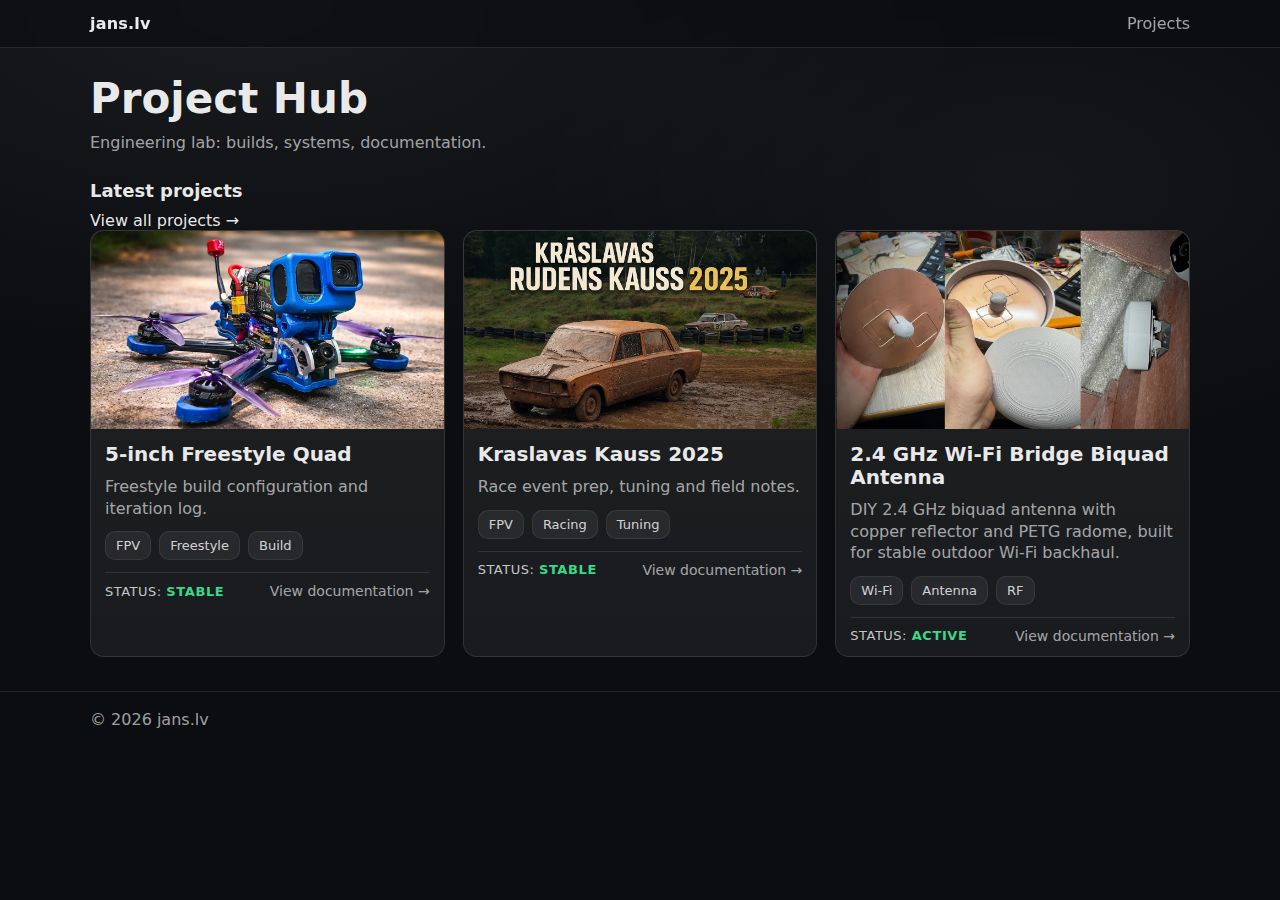
<file: index.html>
<!doctype html>
<html lang="en">
<head>
  <meta charset="utf-8" />
  <meta name="viewport" content="width=device-width, initial-scale=1" />
  <meta name="color-scheme" content="dark" />
  <title>jans.lv — Project Hub</title>
  <meta name="description" content="Personal engineering lab — projects, documentation, and systems." />

  <link rel="stylesheet" href="/assets/css/base.css" />
  <link rel="stylesheet" href="/assets/css/cards.css" />
</head>

<body>
  <header class="site-header">
    <div class="wrap">
      <a class="brand" href="/">jans.lv</a>
      <nav class="nav">
        <a href="/projects/">Projects</a>
      </nav>
    </div>
  </header>

  <main class="wrap">
    <section class="hero">
      <h1>Project Hub</h1>
      <p class="muted">Engineering lab: builds, systems, documentation.</p>
    </section>

    <section class="section">
      <div class="section-head">
        <h2>Latest projects</h2>
        <a class="link" href="/projects/">View all projects →</a>
      </div>

      <div id="latestGrid" class="grid" aria-live="polite"></div>

      <noscript><p class="muted">Enable JavaScript to see projects.</p></noscript>
    </section>
  </main>

  <footer class="site-footer">
    <div class="wrap">
      <span class="muted">© <span id="year"></span> jans.lv</span>
    </div>
  </footer>

  <script>document.getElementById("year").textContent = new Date().getFullYear();</script>
  <script type="module" src="/assets/js/home-latest.js"></script>
</body>
</html>
</file>
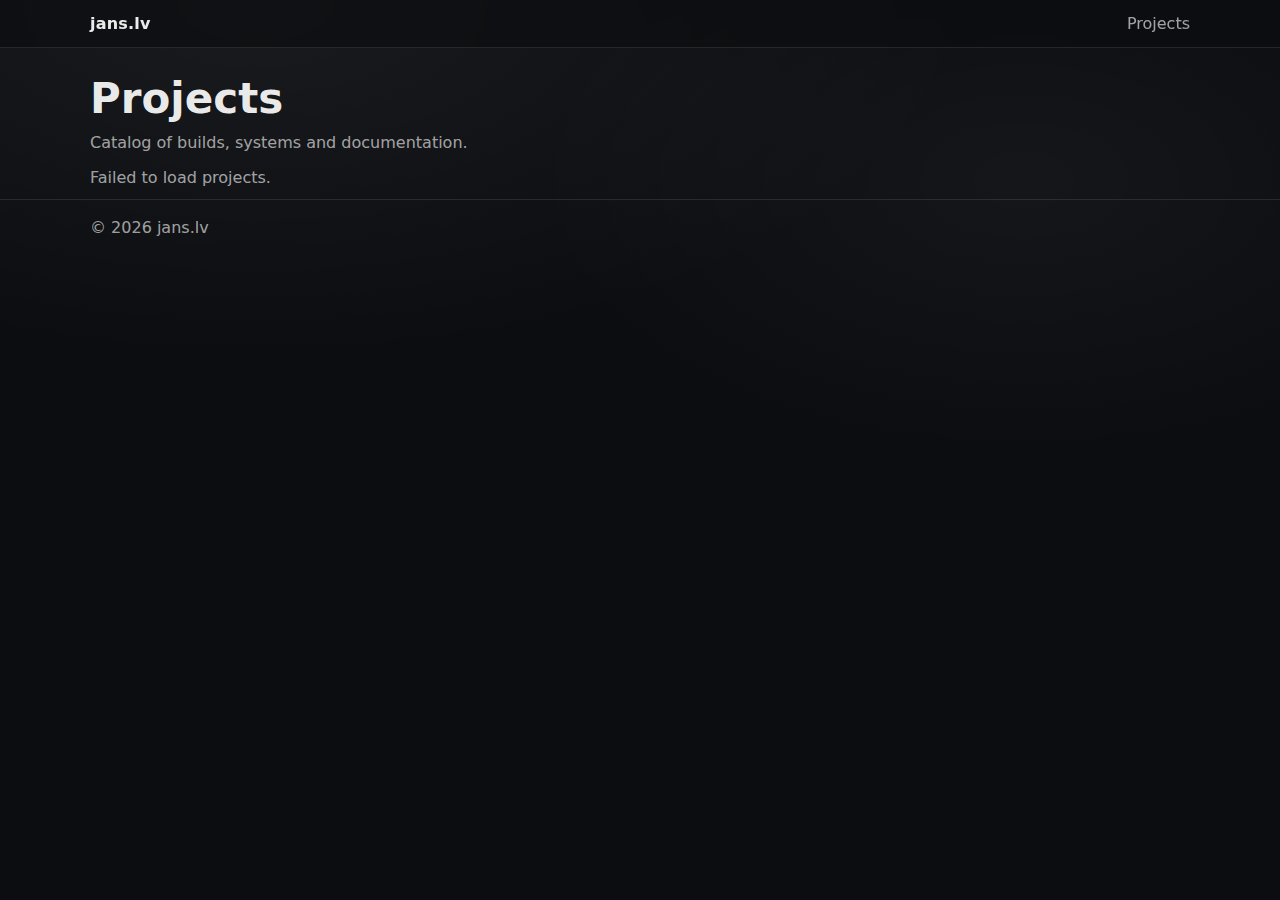
<file: projects/index.html>
<!doctype html>
<html lang="en">
<head>
  <meta charset="utf-8" />
  <meta name="viewport" content="width=device-width, initial-scale=1" />
  <meta name="color-scheme" content="dark" />
  <title>Projects — jans.lv</title>
  <meta name="description" content="All projects — engineering builds, systems, documentation." />

  <link rel="stylesheet" href="/assets/css/base.css" />
  <link rel="stylesheet" href="/assets/css/cards.css" />
  <link rel="stylesheet" href="/assets/css/projects.css" />
</head>

<body>
  <header class="site-header">
    <div class="wrap">
      <a class="brand" href="/">jans.lv</a>
      <nav class="nav">
        <a href="/projects/">Projects</a>
      </nav>
    </div>
  </header>

  <main class="wrap">
    <section class="hero">
      <h1>Projects</h1>
      <p class="muted">Catalog of builds, systems and documentation.</p>
      </div>
      <div id="projectsGrid" class="grid" aria-live="polite"></div>
    </section>
  </main>

  <footer class="site-footer">
    <div class="wrap">
      <span class="muted">© <span id="year"></span> jans.lv</span>
    </div>
  </footer>

  <script>document.getElementById("year").textContent = new Date().getFullYear();</script>
  <script type="module" src="/assets/js/projects-index.js"></script>
</body>
</html>
</file>
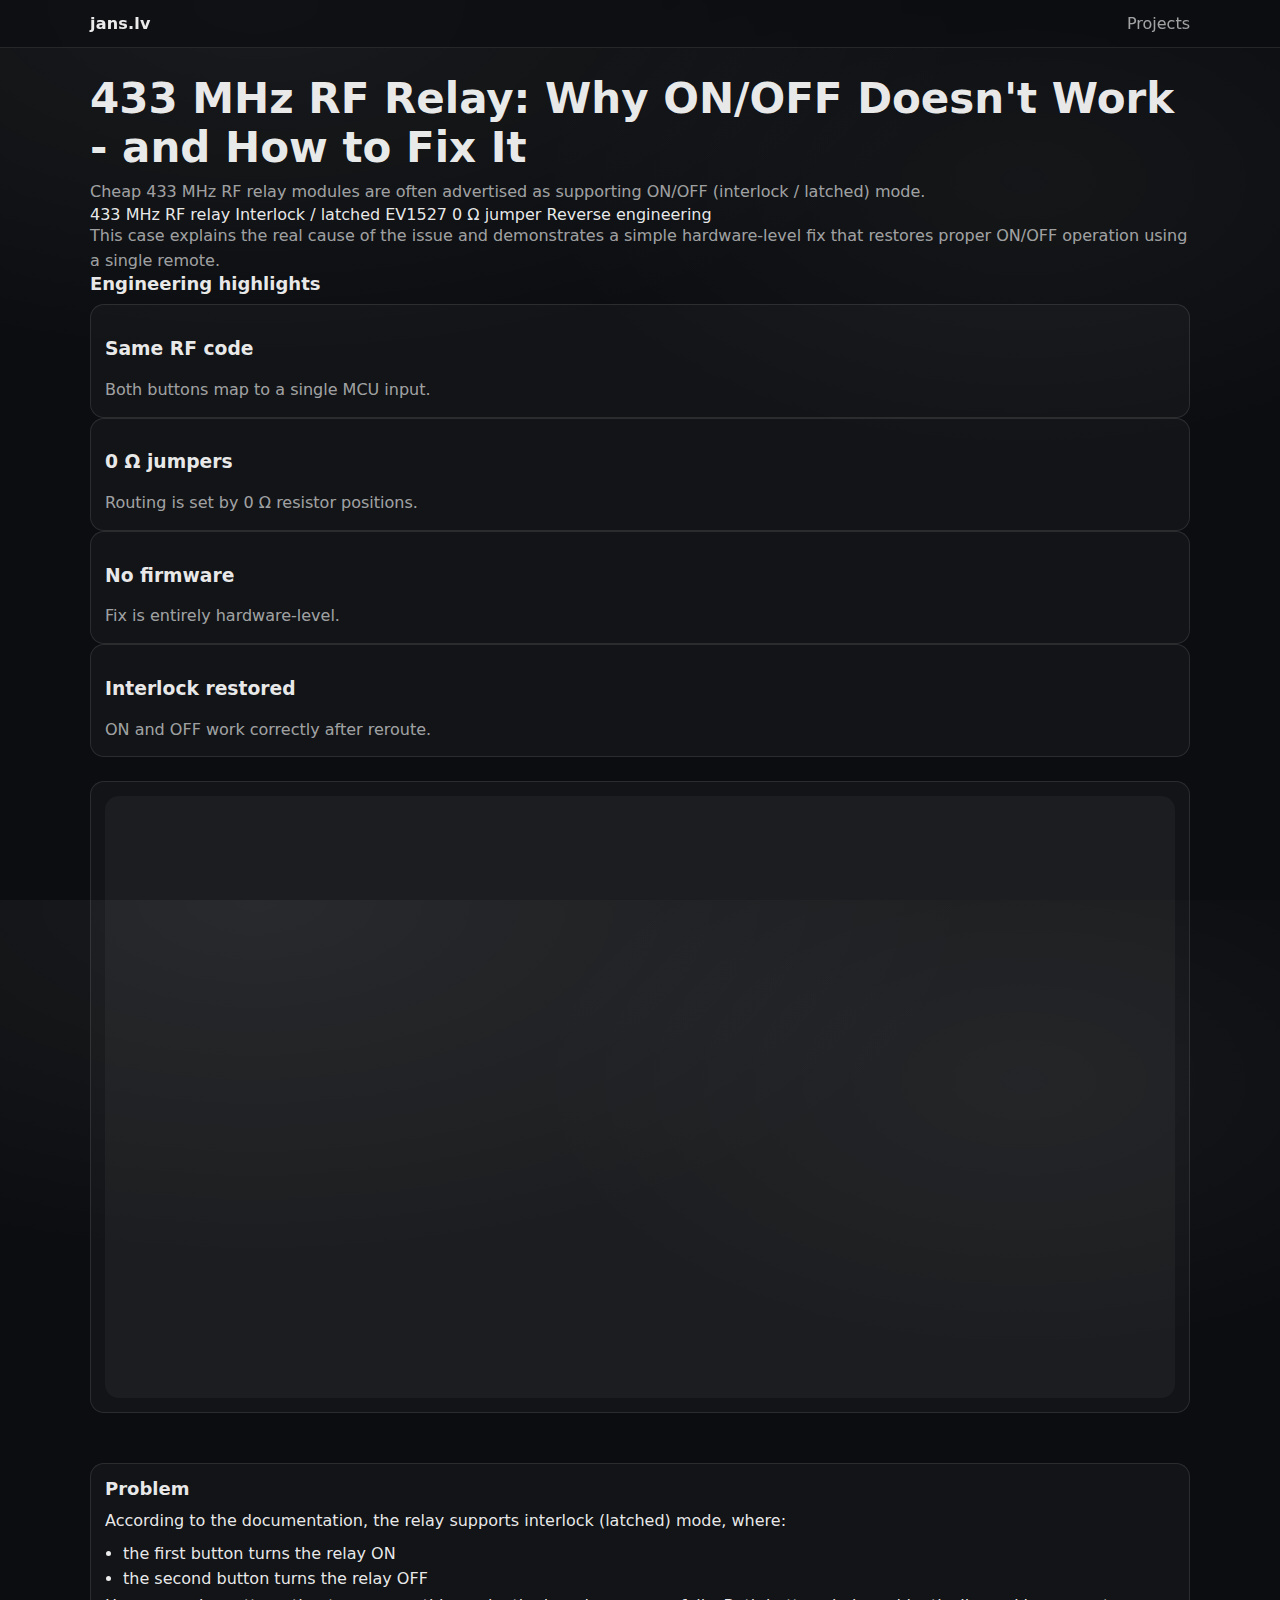
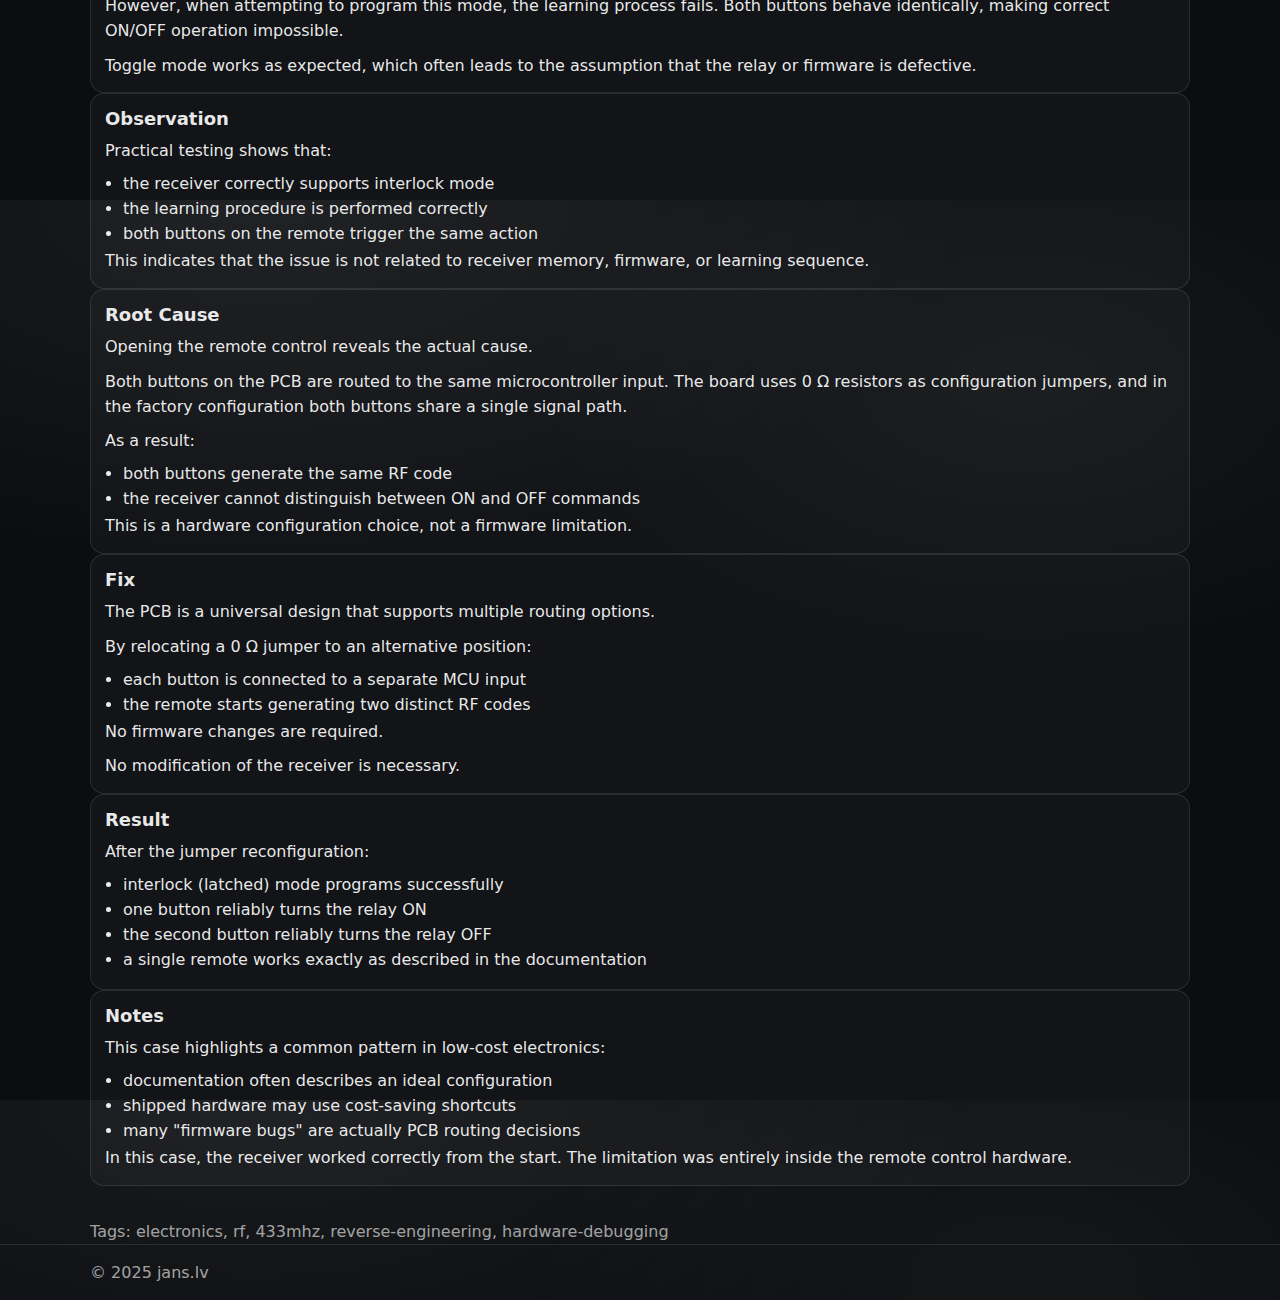
<file: projects/433mhz-relay-troubleshooting/index.html>
<!doctype html>
<html lang="en">
<head>
  <meta charset="utf-8" />
  <meta name="viewport" content="width=device-width,initial-scale=1" />
  <title>433 MHz RF Relay: Why ON/OFF Doesn't Work - and How to Fix It | jans.lv</title>
  <meta name="description" content="Root cause and hardware fix for 433 MHz RF relay remotes where ON/OFF (interlock) mode fails." />

  <link rel="stylesheet" href="../../assets/css/base.css" />
  <link rel="stylesheet" href="../../assets/css/projects.css" />
</head>

<body>
  <header class="site-header">
    <div class="wrap">
      <a class="brand" href="../../">jans.lv</a>
      <nav class="nav">
        <a href="../../projects/">Projects</a>
      </nav>
    </div>
  </header>

  <main class="wrap">
    <section class="hero lab-hero">
      <div class="lab-hero-text">
        <h1>433 MHz RF Relay: Why ON/OFF Doesn't Work - and How to Fix It</h1>
        <p class="muted meta">
          Cheap 433 MHz RF relay modules are often advertised as supporting ON/OFF (interlock / latched) mode.
        </p>
        <div class="lab-badges" aria-label="Case highlights">
          <span class="badge">433&nbsp;MHz</span>
          <span class="badge">RF relay</span>
          <span class="badge">Interlock / latched</span>
          <span class="badge">EV1527</span>
          <span class="badge">0&nbsp;Ω jumper</span>
          <span class="badge">Reverse engineering</span>
        </div>
        <p class="muted">
          This case explains the real cause of the issue and demonstrates a simple hardware-level fix that restores
          proper ON/OFF operation using a single remote.
        </p>
      </div>
      <div class="lab-hero-cover">
        <h2>Engineering highlights</h2>
        <div class="lab-highlights">
          <div class="panel">
            <h3>Same RF code</h3>
            <p class="muted">Both buttons map to a single MCU input.</p>
          </div>
          <div class="panel">
            <h3>0&nbsp;Ω jumpers</h3>
            <p class="muted">Routing is set by 0&nbsp;Ω resistor positions.</p>
          </div>
          <div class="panel">
            <h3>No firmware</h3>
            <p class="muted">Fix is entirely hardware-level.</p>
          </div>
          <div class="panel">
            <h3>Interlock restored</h3>
            <p class="muted">ON and OFF work correctly after reroute.</p>
          </div>
        </div>
      </div>
    </section>

    <section class="section">
      <div class="panel">
        <div class="video">
          <iframe
            src="https://www.youtube.com/embed/Fd0fWd0J3sM"
            title="433 MHz RF Relay: Why ON/OFF Doesn't Work - and How to Fix It"
            frameborder="0"
            allow="encrypted-media; picture-in-picture; web-share"
            allowfullscreen>
          </iframe>
        </div>
      </div>
    </section>

    <section class="section lab-case">
      <div class="lab-left">
        <div class="panel">
          <h2>Problem</h2>
          <p>
            According to the documentation, the relay supports interlock (latched) mode, where:
          </p>
          <ul class="list-tight">
            <li>the first button turns the relay ON</li>
            <li>the second button turns the relay OFF</li>
          </ul>
          <p>
            However, when attempting to program this mode, the learning process fails. Both buttons behave identically,
            making correct ON/OFF operation impossible.
          </p>
          <p>
            Toggle mode works as expected, which often leads to the assumption that the relay or firmware is defective.
          </p>
        </div>

        <div class="panel">
          <h2>Observation</h2>
          <p>Practical testing shows that:</p>
          <ul class="list-tight">
            <li>the receiver correctly supports interlock mode</li>
            <li>the learning procedure is performed correctly</li>
            <li>both buttons on the remote trigger the same action</li>
          </ul>
          <p>
            This indicates that the issue is not related to receiver memory, firmware, or learning sequence.
          </p>
        </div>

        <div class="panel">
          <h2>Root Cause</h2>
          <p>Opening the remote control reveals the actual cause.</p>
          <p>
            Both buttons on the PCB are routed to the same microcontroller input. The board uses 0 Ω resistors
            as configuration jumpers, and in the factory configuration both buttons share a single signal path.
          </p>
          <p>As a result:</p>
          <ul class="list-tight">
            <li>both buttons generate the same RF code</li>
            <li>the receiver cannot distinguish between ON and OFF commands</li>
          </ul>
          <p>
            This is a hardware configuration choice, not a firmware limitation.
          </p>
        </div>

        <div class="panel">
          <h2>Fix</h2>
          <p>
            The PCB is a universal design that supports multiple routing options.
          </p>
          <p>By relocating a 0 Ω jumper to an alternative position:</p>
          <ul class="list-tight">
            <li>each button is connected to a separate MCU input</li>
            <li>the remote starts generating two distinct RF codes</li>
          </ul>
          <p>No firmware changes are required.</p>
          <p>No modification of the receiver is necessary.</p>
        </div>

        <div class="panel">
          <h2>Result</h2>
          <p>After the jumper reconfiguration:</p>
          <ul class="list-tight">
            <li>interlock (latched) mode programs successfully</li>
            <li>one button reliably turns the relay ON</li>
            <li>the second button reliably turns the relay OFF</li>
            <li>a single remote works exactly as described in the documentation</li>
          </ul>
        </div>

        <div class="panel">
          <h2>Notes</h2>
          <p>This case highlights a common pattern in low-cost electronics:</p>
          <ul class="list-tight">
            <li>documentation often describes an ideal configuration</li>
            <li>shipped hardware may use cost-saving shortcuts</li>
            <li>many "firmware bugs" are actually PCB routing decisions</li>
          </ul>
          <p>
            In this case, the receiver worked correctly from the start. The limitation was entirely inside the remote control hardware.
          </p>
        </div>
      </div>
    </section>

    <p class="muted">Tags: electronics, rf, 433mhz, reverse-engineering, hardware-debugging</p>
  </main>

  <footer class="site-footer">
    <div class="wrap muted">&copy; 2025 jans.lv</div>
  </footer>
</body>
</html>
</file>
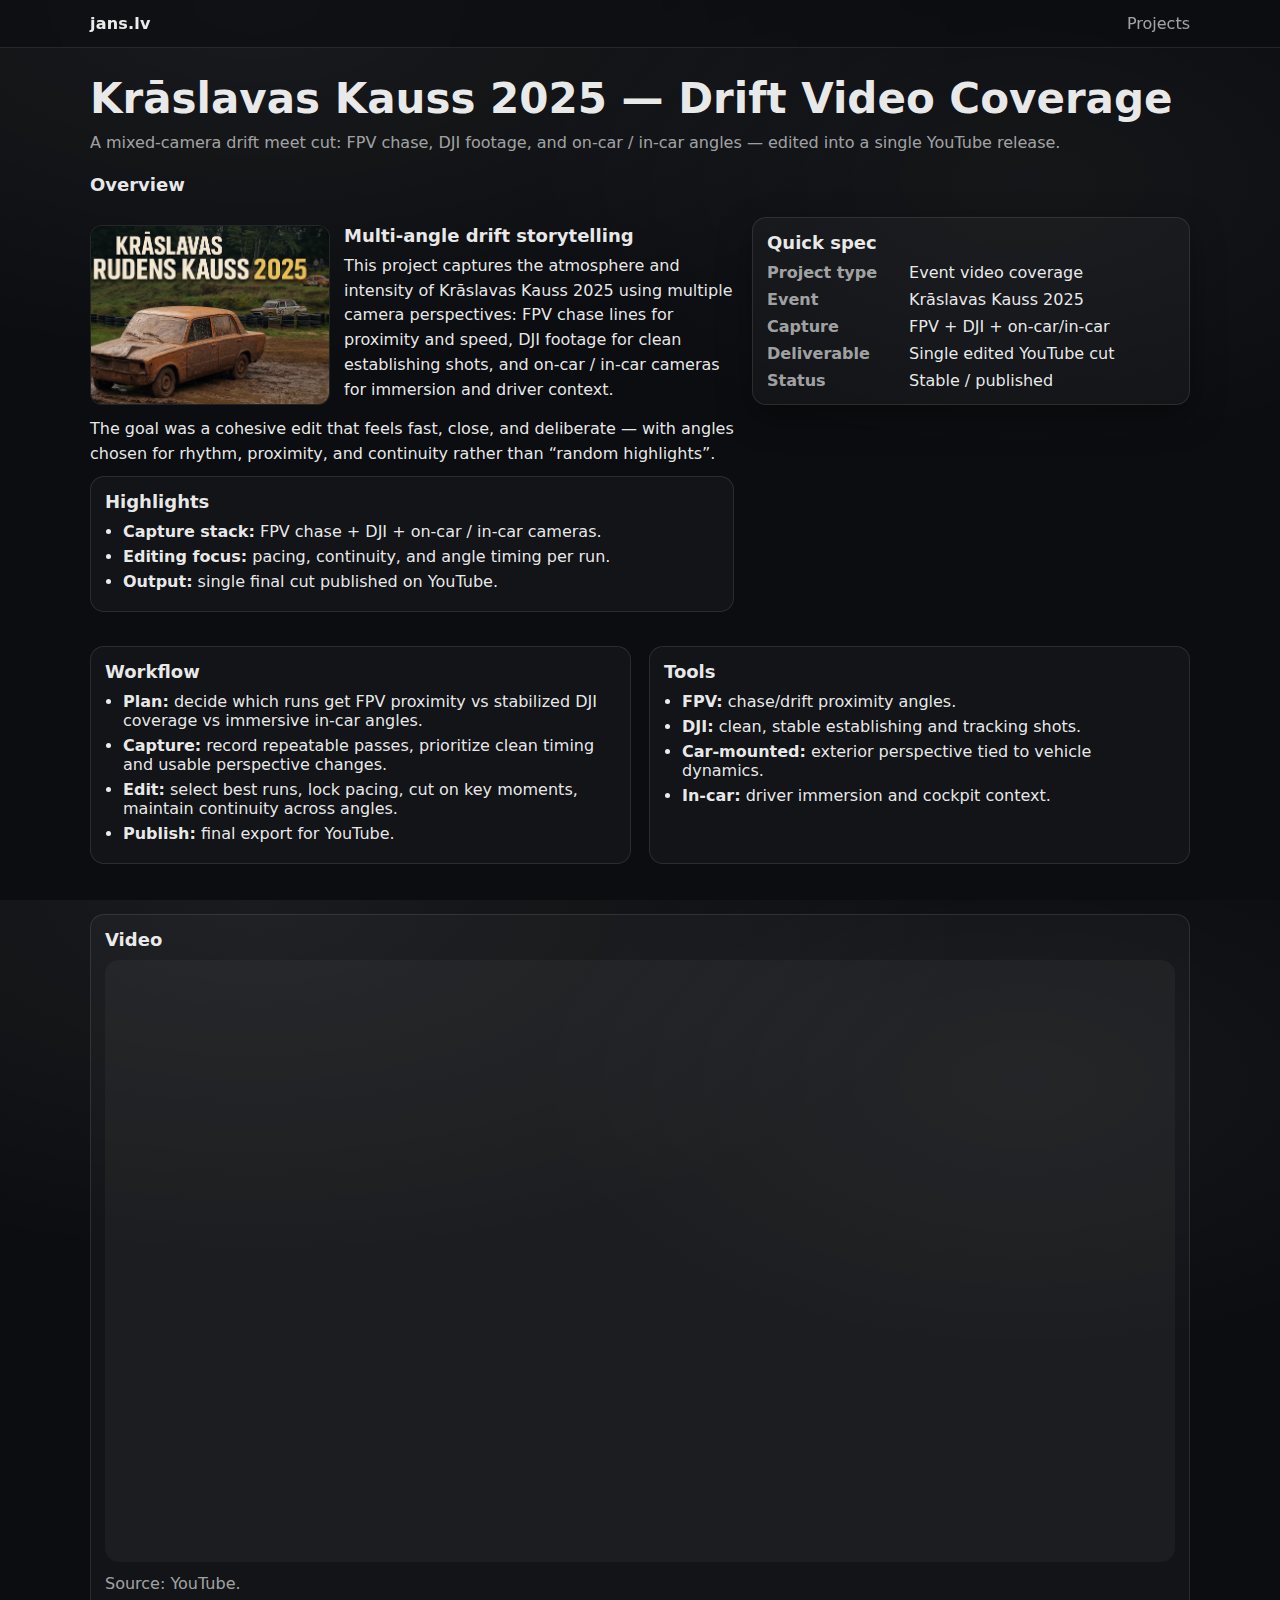
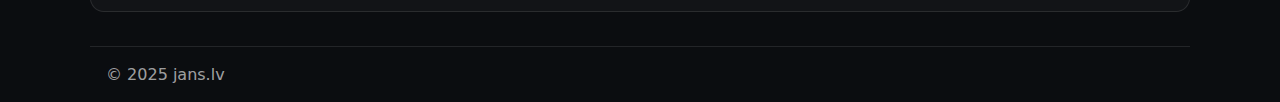
<file: projects/kraslavas-kauss-2025/index.html>
<!doctype html>
<html lang="en">
<head>
  <meta charset="utf-8" />
  <meta name="viewport" content="width=device-width,initial-scale=1" />
  <meta name="robots" content="index,follow" />

  <title>Krāslavas Kauss 2025 — Drift Video Coverage | jans.lv</title>
  <meta name="description" content="Drift meet coverage captured with FPV chase, DJI gimbal shots, and in-car/on-car cameras. Delivered as a single edited YouTube cut." />

  <link rel="stylesheet" href="../../assets/css/base.css" />
  <link rel="stylesheet" href="../../assets/css/projects.css" />

  <!-- Open Graph -->
  <meta property="og:title" content="Krāslavas Kauss 2025 — Drift Video Coverage" />
  <meta property="og:description" content="FPV chase + DJI shots + in-car/on-car cameras. Single edited YouTube cut." />
  <meta property="og:type" content="video.other" />
  <meta property="og:image" content="https://jans.lv/assets/img/projects/kraslavas-kauss-2025/cover.webp" />
  <meta property="og:url" content="https://jans.lv/projects/kraslavas-kauss-2025/" />
</head>

<body>
  <header class="site-header">
    <div class="wrap">
      <a class="brand" href="../../">jans.lv</a>
      <nav class="nav">
        <a href="../../projects/">Projects</a>
      </nav>
    </div>
  </header>

  <main class="wrap">
    <section class="hero">
      <h1>Krāslavas Kauss 2025 — Drift Video Coverage</h1>
      <p class="muted meta">
        A mixed-camera drift meet cut: FPV chase, DJI footage, and on-car / in-car angles — edited into a single YouTube release.
      </p>
    </section>

    <section class="section section-tight">
      <h2>Overview</h2>

      <div class="split">
        <div class="split-main">
          <div class="lead">
            <figure class="cover-mini">
              <img
                src="../../assets/img/projects/kraslavas-kauss-2025/cover.webp"
                alt="Krāslavas Kauss 2025 — drift event coverage (cover image)"
                loading="eager"
              />
            </figure>

            <div class="lead-text">
              <h2>Multi-angle drift storytelling</h2>
              <p>
                This project captures the atmosphere and intensity of Krāslavas Kauss 2025 using multiple camera perspectives:
                FPV chase lines for proximity and speed, DJI footage for clean establishing shots, and on-car / in-car cameras
                for immersion and driver context.
              </p>
            </div>
          </div>

          <p>
            The goal was a cohesive edit that feels fast, close, and deliberate — with angles chosen for rhythm, proximity,
            and continuity rather than “random highlights”.
          </p>

          <div class="panel">
            <h2>Highlights</h2>
            <ul class="list-tight">
              <li><strong>Capture stack:</strong> FPV chase + DJI + on-car / in-car cameras.</li>
              <li><strong>Editing focus:</strong> pacing, continuity, and angle timing per run.</li>
              <li><strong>Output:</strong> single final cut published on YouTube.</li>
            </ul>
          </div>
        </div>

        <aside class="spec-card">
          <h2>Quick spec</h2>
          <dl class="spec">
            <dt>Project type</dt><dd>Event video coverage</dd>
            <dt>Event</dt><dd>Krāslavas Kauss 2025</dd>
            <dt>Capture</dt><dd>FPV + DJI + on-car/in-car</dd>
            <dt>Deliverable</dt><dd>Single edited YouTube cut</dd>
            <dt>Status</dt><dd>Stable / published</dd>
          </dl>
        </aside>
      </div>
    </section>

    <section class="section">
      <div class="duo">
        <div class="panel">
          <h2>Workflow</h2>
          <ul class="list-tight">
            <li><strong>Plan:</strong> decide which runs get FPV proximity vs stabilized DJI coverage vs immersive in-car angles.</li>
            <li><strong>Capture:</strong> record repeatable passes, prioritize clean timing and usable perspective changes.</li>
            <li><strong>Edit:</strong> select best runs, lock pacing, cut on key moments, maintain continuity across angles.</li>
            <li><strong>Publish:</strong> final export for YouTube.</li>
          </ul>
        </div>

        <div class="panel">
          <h2>Tools</h2>
          <ul class="list-tight">
            <li><strong>FPV:</strong> chase/drift proximity angles.</li>
            <li><strong>DJI:</strong> clean, stable establishing and tracking shots.</li>
            <li><strong>Car-mounted:</strong> exterior perspective tied to vehicle dynamics.</li>
            <li><strong>In-car:</strong> driver immersion and cockpit context.</li>
          </ul>
        </div>
      </div>
    </section>

    <section class="section">
      <div class="panel">
        <h2>Video</h2>

        <!-- Canon-friendly responsive embed (no extra JS needed) -->
        <div class="video">
          <iframe
            src="https://www.youtube.com/embed/4UsEVZcEIp8"
            title="Krāslavas Kauss 2025 — Drift Video Coverage"
            frameborder="0"
            allow="accelerometer; autoplay; clipboard-write; encrypted-media; gyroscope; picture-in-picture; web-share"
            allowfullscreen>
          </iframe>
        </div>

        <p class="muted" style="margin-top:10px;">
          Source: YouTube.
        </p>
      </div>
    </section>

    <footer class="site-footer">
      <div class="wrap muted">© 2025 jans.lv</div>
    </footer>
  </main>
</body>
</html>
</file>
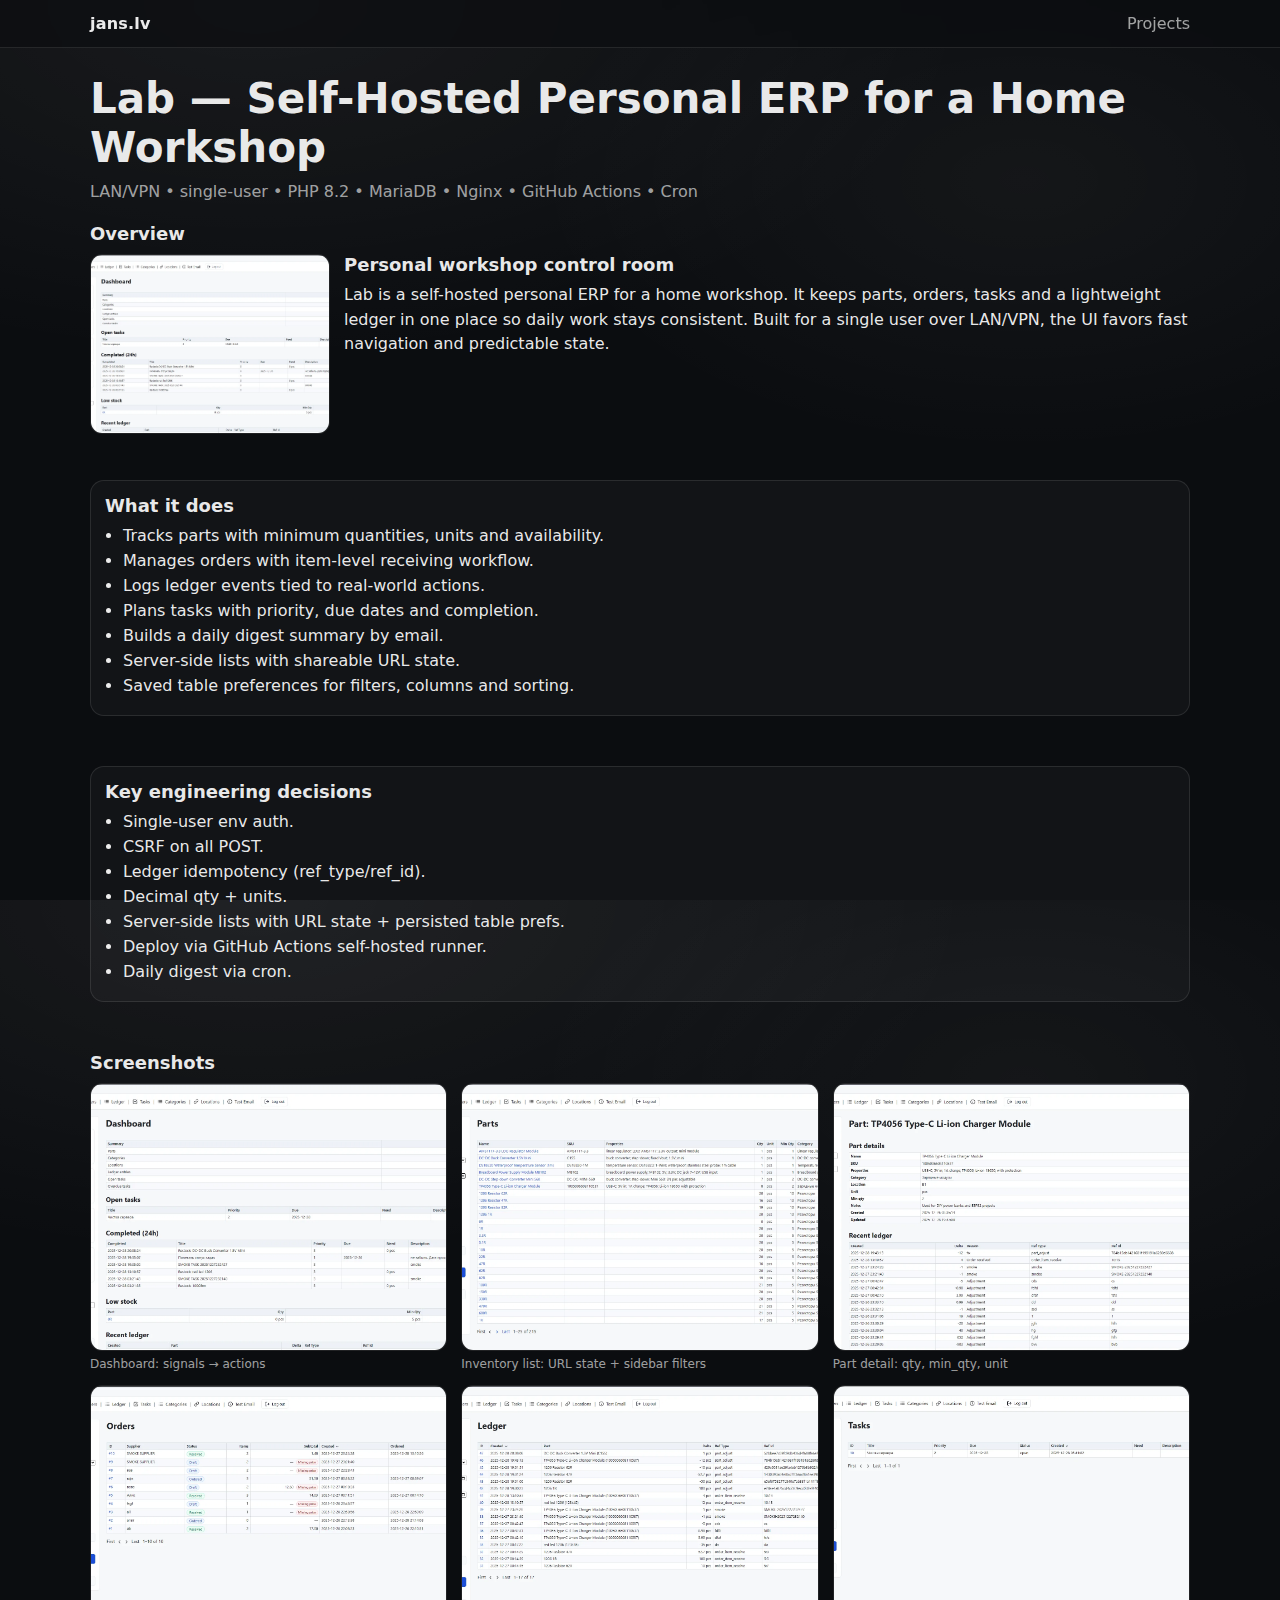
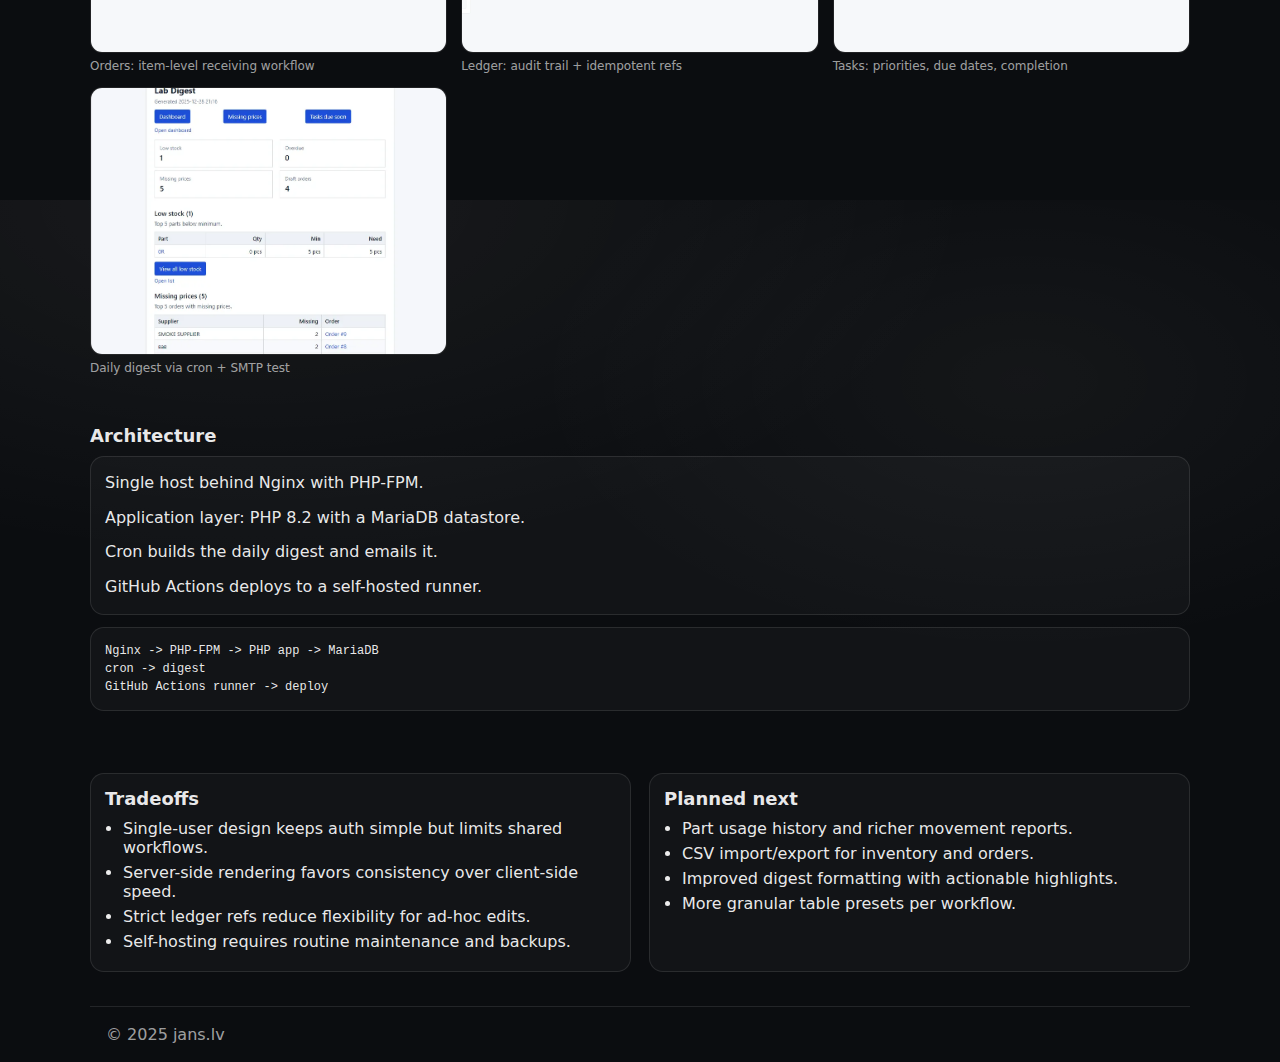
<file: projects/lab/index.html>
<!doctype html>
<html lang="en">
<head>
  <meta charset="utf-8" />
  <meta name="viewport" content="width=device-width,initial-scale=1" />
  <title>Lab — Self-Hosted Personal ERP for a Home Workshop | jans.lv</title>

  <link rel="stylesheet" href="../../assets/css/base.css" />
  <link rel="stylesheet" href="../../assets/css/projects.css" />
</head>

<body>
  <header class="site-header">
    <div class="wrap">
      <a class="brand" href="../../">jans.lv</a>
      <nav class="nav">
        <a href="../../projects/">Projects</a>
      </nav>
    </div>
  </header>

  <main class="wrap">
    <section class="hero">
      <h1>Lab — Self-Hosted Personal ERP for a Home Workshop</h1>
      <p class="muted meta">LAN/VPN • single-user • PHP 8.2 • MariaDB • Nginx • GitHub Actions • Cron</p>
    </section>

    <section class="section section-tight">
      <h2>Overview</h2>

      <div class="lead">
        <figure class="cover-mini">
          <img
            src="../../assets/img/projects/lab/dashboard.webp"
            alt="Lab dashboard overview"
            loading="eager"
          />
        </figure>

        <div class="lead-text">
          <h2>Personal workshop control room</h2>
          <p>
            Lab is a self-hosted personal ERP for a home workshop. It keeps parts, orders, tasks and a lightweight
            ledger in one place so daily work stays consistent. Built for a single user over LAN/VPN, the UI favors
            fast navigation and predictable state.
          </p>
        </div>
      </div>
    </section>

    <section class="section">
      <div class="panel">
        <h2>What it does</h2>
        <ul class="list-tight">
          <li>Tracks parts with minimum quantities, units and availability.</li>
          <li>Manages orders with item-level receiving workflow.</li>
          <li>Logs ledger events tied to real-world actions.</li>
          <li>Plans tasks with priority, due dates and completion.</li>
          <li>Builds a daily digest summary by email.</li>
          <li>Server-side lists with shareable URL state.</li>
          <li>Saved table preferences for filters, columns and sorting.</li>
        </ul>
      </div>
    </section>

    <section class="section">
      <div class="panel">
        <h2>Key engineering decisions</h2>
        <ul class="list-tight">
          <li>Single-user env auth.</li>
          <li>CSRF on all POST.</li>
          <li>Ledger idempotency (ref_type/ref_id).</li>
          <li>Decimal qty + units.</li>
          <li>Server-side lists with URL state + persisted table prefs.</li>
          <li>Deploy via GitHub Actions self-hosted runner.</li>
          <li>Daily digest via cron.</li>
        </ul>
      </div>
    </section>

    <section class="section">
      <h2>Screenshots</h2>
      <div class="gallery shot-grid" aria-label="Lab screenshots">
        <figure>
          <a href="../../assets/img/projects/lab/dashboard.webp" target="_blank" rel="noreferrer">
            <img src="../../assets/img/projects/lab/dashboard.webp" alt="Dashboard with signals and actions" loading="lazy" />
          </a>
          <figcaption>Dashboard: signals → actions</figcaption>
        </figure>

        <figure>
          <a href="../../assets/img/projects/lab/parts.webp" target="_blank" rel="noreferrer">
            <img src="../../assets/img/projects/lab/parts.webp" alt="Inventory list with filters" loading="lazy" />
          </a>
          <figcaption>Inventory list: URL state + sidebar filters</figcaption>
        </figure>

        <figure>
          <a href="../../assets/img/projects/lab/parts-info.webp" target="_blank" rel="noreferrer">
            <img src="../../assets/img/projects/lab/parts-info.webp" alt="Part detail with quantity and unit" loading="lazy" />
          </a>
          <figcaption>Part detail: qty, min_qty, unit</figcaption>
        </figure>

        <figure>
          <a href="../../assets/img/projects/lab/orders.webp" target="_blank" rel="noreferrer">
            <img src="../../assets/img/projects/lab/orders.webp" alt="Orders view with receiving flow" loading="lazy" />
          </a>
          <figcaption>Orders: item-level receiving workflow</figcaption>
        </figure>

        <figure>
          <a href="../../assets/img/projects/lab/ledger.webp" target="_blank" rel="noreferrer">
            <img src="../../assets/img/projects/lab/ledger.webp" alt="Ledger audit trail with references" loading="lazy" />
          </a>
          <figcaption>Ledger: audit trail + idempotent refs</figcaption>
        </figure>

        <figure>
          <a href="../../assets/img/projects/lab/tasks.webp" target="_blank" rel="noreferrer">
            <img src="../../assets/img/projects/lab/tasks.webp" alt="Tasks list with priorities and due dates" loading="lazy" />
          </a>
          <figcaption>Tasks: priorities, due dates, completion</figcaption>
        </figure>

        <figure>
          <a href="../../assets/img/projects/lab/digest.webp" target="_blank" rel="noreferrer">
            <img src="../../assets/img/projects/lab/digest.webp" alt="Daily digest email preview" loading="lazy" />
          </a>
          <figcaption>Daily digest via cron + SMTP test</figcaption>
        </figure>
      </div>
    </section>

    <section class="section">
      <h2>Architecture</h2>
      <div class="panel">
        <p>Single host behind Nginx with PHP-FPM.</p>
        <p>Application layer: PHP 8.2 with a MariaDB datastore.</p>
        <p>Cron builds the daily digest and emails it.</p>
        <p>GitHub Actions deploys to a self-hosted runner.</p>
      </div>
      <pre class="ascii">Nginx -> PHP-FPM -> PHP app -> MariaDB
cron -> digest
GitHub Actions runner -> deploy</pre>
    </section>

    <section class="section">
      <div class="duo">
        <div class="panel">
          <h2>Tradeoffs</h2>
          <ul class="list-tight">
            <li>Single-user design keeps auth simple but limits shared workflows.</li>
            <li>Server-side rendering favors consistency over client-side speed.</li>
            <li>Strict ledger refs reduce flexibility for ad-hoc edits.</li>
            <li>Self-hosting requires routine maintenance and backups.</li>
          </ul>
        </div>

        <div class="panel">
          <h2>Planned next</h2>
          <ul class="list-tight">
            <li>Part usage history and richer movement reports.</li>
            <li>CSV import/export for inventory and orders.</li>
            <li>Improved digest formatting with actionable highlights.</li>
            <li>More granular table presets per workflow.</li>
          </ul>
        </div>
      </div>
    </section>

    <footer class="site-footer">
      <div class="wrap muted">© 2025 jans.lv</div>
    </footer>
  </main>
</body>
</html>
</file>
<file: assets/css/base.css>
:root{
  --bg:#0b0d10;
  --panel:rgba(255,255,255,0.06);
  --panel2:rgba(255,255,255,0.08);
  --text:rgba(255,255,255,0.92);
  --muted:rgba(255,255,255,0.62);
  --line:rgba(255,255,255,0.10);

  --radius:14px;
  --maxw:1100px;

  --gap:18px;
  --gap2:14px;

  /* Small ergonomic improvements */
  --shadow: 0 12px 34px rgba(0,0,0,0.35);
}

*{box-sizing:border-box}
html,body{height:100%}

body{
  margin:0;
  font-family:system-ui,-apple-system,Segoe UI,Roboto,Arial,sans-serif;
  background:
    radial-gradient(1200px 600px at 20% 0%, rgba(255,255,255,0.06), transparent 60%),
    radial-gradient(900px 500px at 80% 20%, rgba(255,255,255,0.04), transparent 55%),
    var(--bg);
  color:var(--text);
}

a{color:inherit;text-decoration:none}
a:hover{text-decoration:underline}

.wrap{width:min(var(--maxw),calc(100% - 32px));margin:0 auto}

/* Header */
.site-header{
  border-bottom:1px solid var(--line);
  backdrop-filter:blur(10px);
  position:sticky;top:0;
  background:rgba(11,13,16,0.65);
  z-index:10;
}
.site-header .wrap{
  display:flex;align-items:center;justify-content:space-between;
  padding:14px 0;
}
.brand{font-weight:700;letter-spacing:.2px}
.nav a{margin-left:14px;color:var(--muted)}
.nav a:hover{color:var(--text)}

/* Typography / sections */
.hero{padding:26px 0 8px}
.hero h1{margin:0 0 8px;font-size:clamp(28px,4vw,42px)}
.muted{color:var(--muted)}
.meta{margin:0}

.section{padding:16px 0 34px}
.section-tight{padding:10px 0 18px}

h2{margin:0 0 10px;font-size:18px}
p{line-height:1.55;margin:0 0 10px}
p:last-child{margin-bottom:0}

ul{margin:10px 0 0}
.list-tight{margin:10px 0 0; padding-left:18px}
.list-tight li{margin:6px 0}

/* Generic panels */
.panel{
  border:1px solid var(--line);
  border-radius:var(--radius);
  background:rgba(255,255,255,0.03);
  padding:14px;
  box-shadow: 0 0 0 rgba(0,0,0,0); /* keep calm; optional */
}

/* Grid (cards pages) */
.grid{display:grid;grid-template-columns:repeat(3,1fr);gap:var(--gap)}
@media (max-width:960px){.grid{grid-template-columns:repeat(2,1fr)}}
@media (max-width:640px){.grid{grid-template-columns:1fr}}

/* Split layout: Overview + Spec */
.split{
  display:grid;
  grid-template-columns: 1.25fr 0.85fr;
  gap:var(--gap);
  align-items:start;
  padding-top:12px;
}

/* Right column card */
.spec-card{
  border:1px solid var(--line);
  border-radius:var(--radius);
  background:rgba(255,255,255,0.03);
  padding:14px;
  box-shadow: var(--shadow);
}

/* Spec list (DL) */
.spec{
  margin:10px 0 0;
  display:grid;
  grid-template-columns: 120px 1fr;
  gap:8px 14px;
}
.spec dt{
  color:var(--muted);
  font-weight:600;
}
.spec dd{
  margin:0;
  min-width:0;
  word-break:break-word;
}

/* Compact cover INSIDE left column */
.lead{
  display:grid;
  grid-template-columns: minmax(220px, 280px) 1fr;
  gap:14px;
  align-items:start;
  margin:0;
}

.cover-mini{margin:0}
.cover-mini img{
  width:100%;
  display:block;
  aspect-ratio: 4 / 3;
  object-fit:cover;
  border-radius:12px;
  border:1px solid var(--line);
  background:rgba(0,0,0,0.25);
}

/* Duo panels */
.duo{
  display:grid;
  grid-template-columns: 1fr 1fr;
  gap:var(--gap);
}

/* Gallery */
.gallery{
  display:grid;
  grid-template-columns:repeat(3, 1fr);
  gap:var(--gap2);
}
.gallery a{display:block}
.gallery img{
  width:100%;
  height:auto;
  aspect-ratio:4 / 3;
  object-fit:cover;
  display:block;
  border-radius:12px;
  border:1px solid var(--line);
  background:rgba(0,0,0,0.25);
  transition:transform .18s ease, box-shadow .18s ease;
}
.gallery img:hover{
  transform:scale(1.01);
  box-shadow:0 10px 26px rgba(0,0,0,0.35);
}

/* Footer */
.site-footer{border-top:1px solid var(--line);padding:18px 0}

/* Mobile / vertical */
@media (max-width:960px){
  .split{grid-template-columns:1fr}
  .duo{grid-template-columns:1fr}
  .gallery{grid-template-columns:repeat(2,1fr)}
}

@media (max-width:640px){
  .wrap{width:min(var(--maxw),calc(100% - 24px))}
  .site-header .wrap{padding:12px 0}

  .hero{padding:20px 0 6px}
  .section{padding:14px 0 28px}
  .section-tight{padding:8px 0 14px}

  .lead{grid-template-columns:1fr}
  .cover-mini img{aspect-ratio:16 / 9}
  .gallery{grid-template-columns:1fr}
  .spec{grid-template-columns: 110px 1fr}
}

/* Gallery buttons (instead of links) */
.gitem{
  all: unset;
  display:block;
  cursor:pointer;
}
.gitem:focus-visible{
  outline:2px solid rgba(255,255,255,0.35);
  outline-offset:3px;
  border-radius:12px;
}

/* Lightbox */
.no-scroll{ overflow:hidden; }

.lightbox{
  position:fixed;
  inset:0;
  background:rgba(0,0,0,0.72);
  display:flex;
  align-items:center;
  justify-content:center;
  padding:18px;
  z-index:999;
}

.lightbox-img{
  max-width:min(1100px, 96vw);
  max-height:88vh;
  width:auto;
  height:auto;
  border-radius:14px;
  border:1px solid rgba(255,255,255,0.14);
  background:rgba(0,0,0,0.25);
  box-shadow: 0 22px 60px rgba(0,0,0,0.6);
}

.lightbox-close{
  position:fixed;
  top:14px;
  right:16px;
  width:40px;
  height:40px;
  border-radius:12px;
  border:1px solid rgba(255,255,255,0.14);
  background:rgba(255,255,255,0.06);
  color:rgba(255,255,255,0.9);
  font-size:24px;
  line-height:1;
  cursor:pointer;
}
.lightbox-close:hover{
  background:rgba(255,255,255,0.10);
}
</file>
<file: assets/css/cards.css>
.card{
    background:linear-gradient(180deg,var(--panel2),var(--panel));
    border:1px solid var(--line);
    border-radius:var(--radius);
    overflow:hidden;
    display:flex;
    flex-direction:column;
    min-height:320px;
  }
  .card:hover{border-color:rgba(255,255,255,0.18)}
  
  .cover{width:100%;aspect-ratio:16/9;background:rgba(255,255,255,0.04);overflow:hidden}
  .cover img{width:100%;height:100%;object-fit:cover;display:block}
  
  .body{padding:14px 14px 12px;display:flex;flex-direction:column;gap:10px}
  .body h3{margin:0;font-size:20px;line-height:1.15}
  .excerpt{margin:0;color:var(--muted);line-height:1.35}
  
  .tags{display:flex;flex-wrap:wrap;gap:8px;margin-top:2px}
  .tag{
    font-size:13px;padding:6px 10px;border-radius:10px;
    background:rgba(255,255,255,0.06);
    border:1px solid rgba(255,255,255,0.08);
    color:rgba(255,255,255,0.80);
  }
  
  .meta{
    margin-top:2px;display:flex;align-items:center;justify-content:space-between;gap:10px;
    padding-top:10px;border-top:1px solid var(--line);
  }
  .status{font-size:13px;letter-spacing:.5px;color:rgba(255,255,255,0.75)}
  .status b{letter-spacing:.6px}
  
  .status .ACTIVE{color:#39d98a}
  .status .STABLE{color:#39d98a}
  .status .ARCHIVED{color:#ff9f43}
  
  .cta{color:var(--muted);font-size:14px}
  .card:hover .cta{color:rgba(255,255,255,0.85)}
</file>
<file: assets/css/projects.css>
/* projects.css — project pages layout + gallery + lightbox */

:root{
  --gap:18px;
  --gap2:14px;
}

/* Safety: respect [hidden] even if element has display rules */
[hidden]{display:none !important;}

/* Sections */
.section{padding:16px 0 34px;}
.section-tight{padding:10px 0 18px;}

/* Generic panel (project pages) */
.panel{
  border:1px solid var(--line);
  border-radius:var(--radius);
  background:rgba(255,255,255,0.03);
  padding:14px;
}

/* Split layout: text + spec */
.split{
  display:grid;
  grid-template-columns: 1.25fr 0.85fr;
  gap:var(--gap);
  align-items:start;
  padding-top:12px;
}

.spec-card{
  border:1px solid var(--line);
  border-radius:var(--radius);
  background:rgba(255,255,255,0.03);
  padding:14px;
}

/* Spec list */
.spec{
  margin:10px 0 0;
  display:grid;
  grid-template-columns: 130px 1fr;
  gap:8px 12px;
}
.spec dt{
  color:var(--muted);
  font-weight:600;
}
.spec dd{margin:0;}

/* Lead block (small cover inside left column) */
.lead{
  display:grid;
  grid-template-columns: 240px 1fr;
  gap:14px;
  align-items:start;
  margin: 8px 0 12px;
}

.cover-mini{margin:0;}
.cover-mini img{
  width:100%;
  display:block;
  aspect-ratio: 4 / 3;
  object-fit:cover;
  border-radius:12px;
  border:1px solid var(--line);
  background:rgba(0,0,0,0.25);
}

.lead-text h2{margin:0 0 8px;}
.lead-text p{margin:0; line-height:1.55;}

/* Duo panels */
.duo{
  display:grid;
  grid-template-columns: 1fr 1fr;
  gap:var(--gap);
}

/* Gallery grid */
.gallery{
  display:grid;
  grid-template-columns:repeat(3, 1fr);
  gap:var(--gap2);
}

/* Screenshot captions */
.shot-grid figure{
  margin:0;
}
.shot-grid figcaption{
  margin-top:6px;
  font-size:12px;
  color:var(--muted);
}

.ascii{
  font-family: ui-monospace, SFMono-Regular, Menlo, Consolas, "Liberation Mono", monospace;
  font-size:12px;
  line-height:1.5;
  white-space:pre;
  padding:14px;
  border:1px solid var(--line);
  border-radius:var(--radius);
  background:rgba(255,255,255,0.03);
}

.gitem{
  padding:0;
  border:0;
  background:transparent;
  cursor:pointer;
  border-radius:12px;
}

.gitem img{
  width:100%;
  height:100%;
  aspect-ratio: 4 / 3;
  object-fit:cover;
  display:block;
  border-radius:12px;
  border:1px solid var(--line);
  background:rgba(0,0,0,0.25);
  transition:transform .18s ease, box-shadow .18s ease;
}

.gitem:hover img{
  transform:scale(1.01);
  box-shadow:0 10px 26px rgba(0,0,0,0.35);
}

/* LIGHTBOX */
.lightbox{
  position:fixed;
  inset:0;
  z-index:999;
  display:flex;
  align-items:center;
  justify-content:center;
  padding:24px;
  background:rgba(0,0,0,0.82);
  backdrop-filter: blur(2px);
}

.lb-img{
  max-width:min(1200px, 92vw);
  max-height: 86vh;
  width:auto;
  height:auto;
  display:block;
  border-radius:14px;
  border:1px solid rgba(255,255,255,0.14);
  box-shadow: 0 18px 60px rgba(0,0,0,0.55);
  background: rgba(0,0,0,0.25);
}

.lb-close{
  position:fixed;
  top:14px;
  right:14px;
  width:40px;
  height:40px;
  border-radius:12px;
  border:1px solid rgba(255,255,255,0.16);
  background:rgba(255,255,255,0.08);
  color:rgba(255,255,255,0.92);
  font-size:22px;
  line-height:1;
  cursor:pointer;
}
.lb-close:hover{
  background:rgba(255,255,255,0.14);
}

/* Mobile */
@media (max-width:960px){
  .split{grid-template-columns:1fr;}
  .duo{grid-template-columns:1fr;}
  .gallery{grid-template-columns:repeat(2,1fr);}
}

@media (max-width:640px){
  .lead{grid-template-columns:1fr;}
  .cover-mini img{aspect-ratio: 16 / 9;}
  .gallery{grid-template-columns:1fr;}
  .spec{grid-template-columns:110px 1fr;}
  .lightbox{padding:14px;}
  .lb-img{max-height: 82vh;}
}

.video {
  position: relative;
  width: 100%;
  aspect-ratio: 16 / 9;
  background: rgba(255,255,255,0.04);
  border-radius: 14px;
  overflow: hidden;
}
.video iframe {
  position: absolute;
  inset: 0;
  width: 100%;
  height: 100%;
}
</file>
